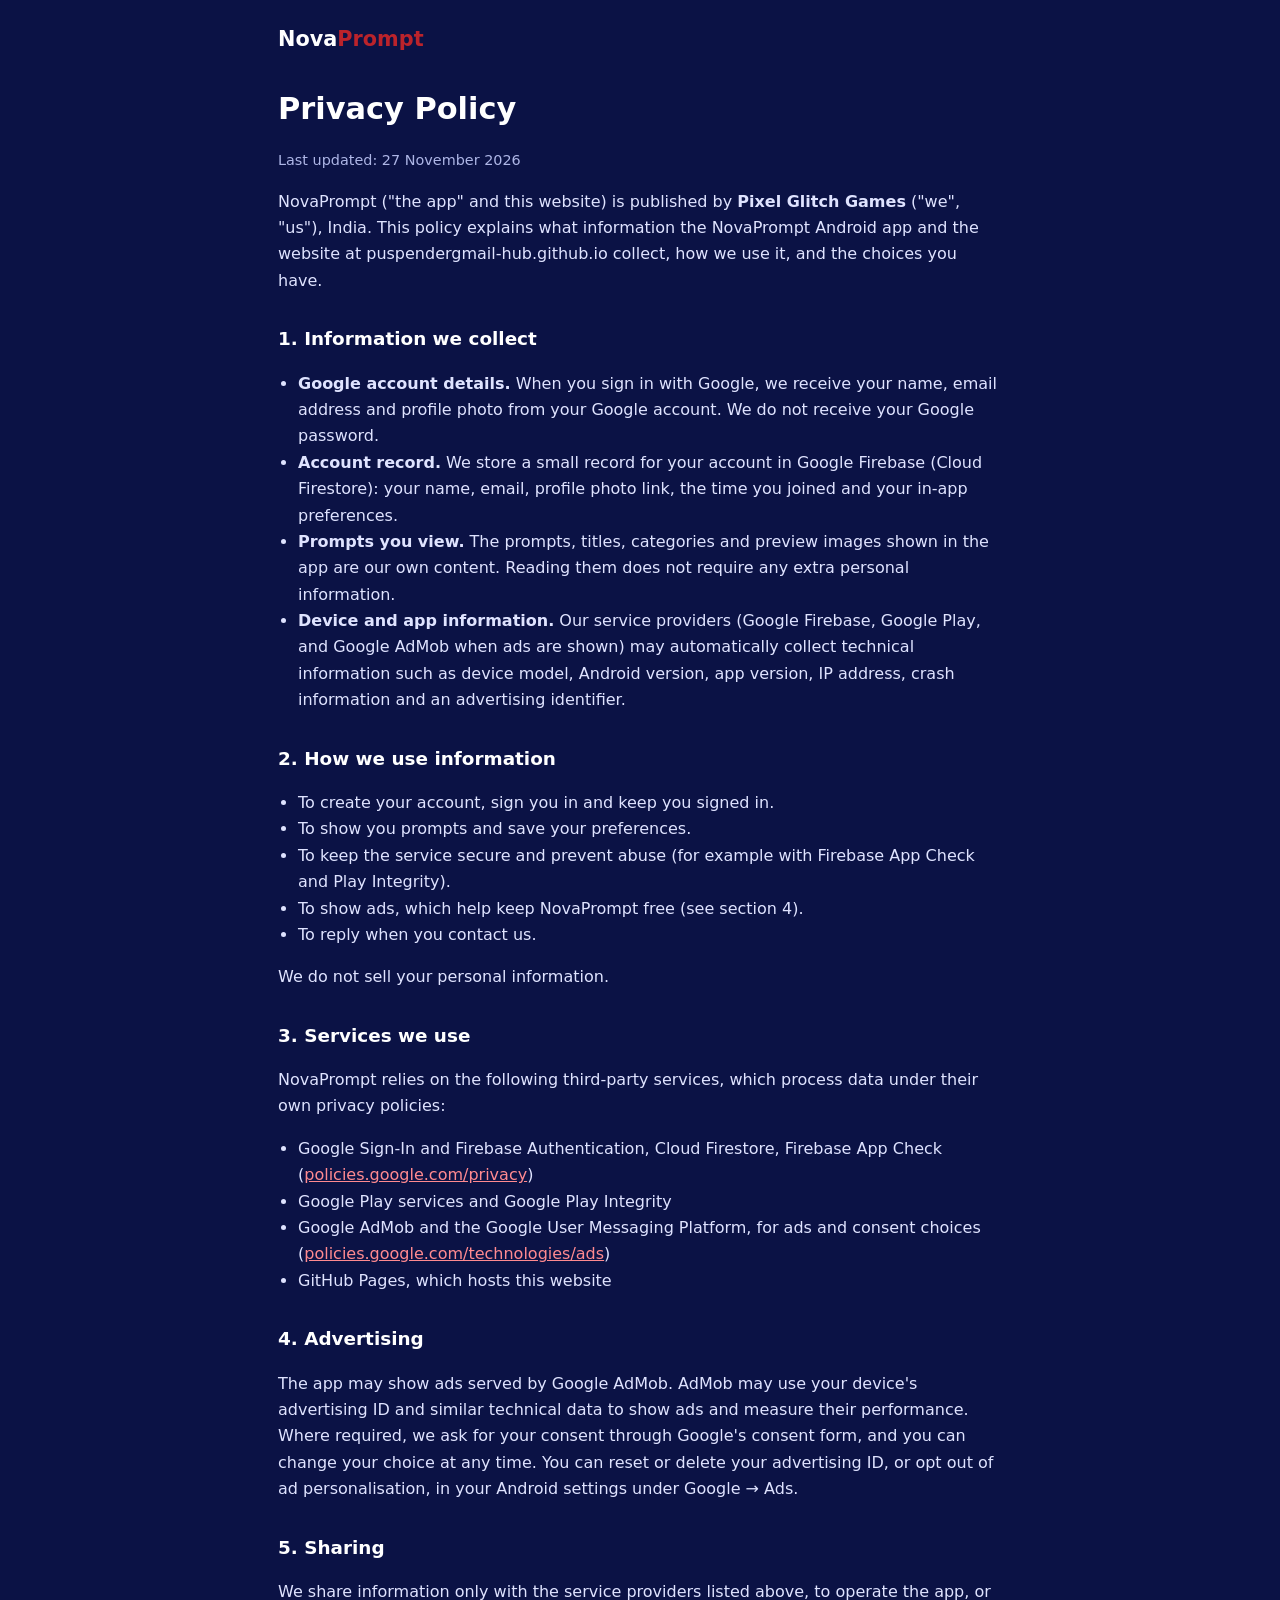
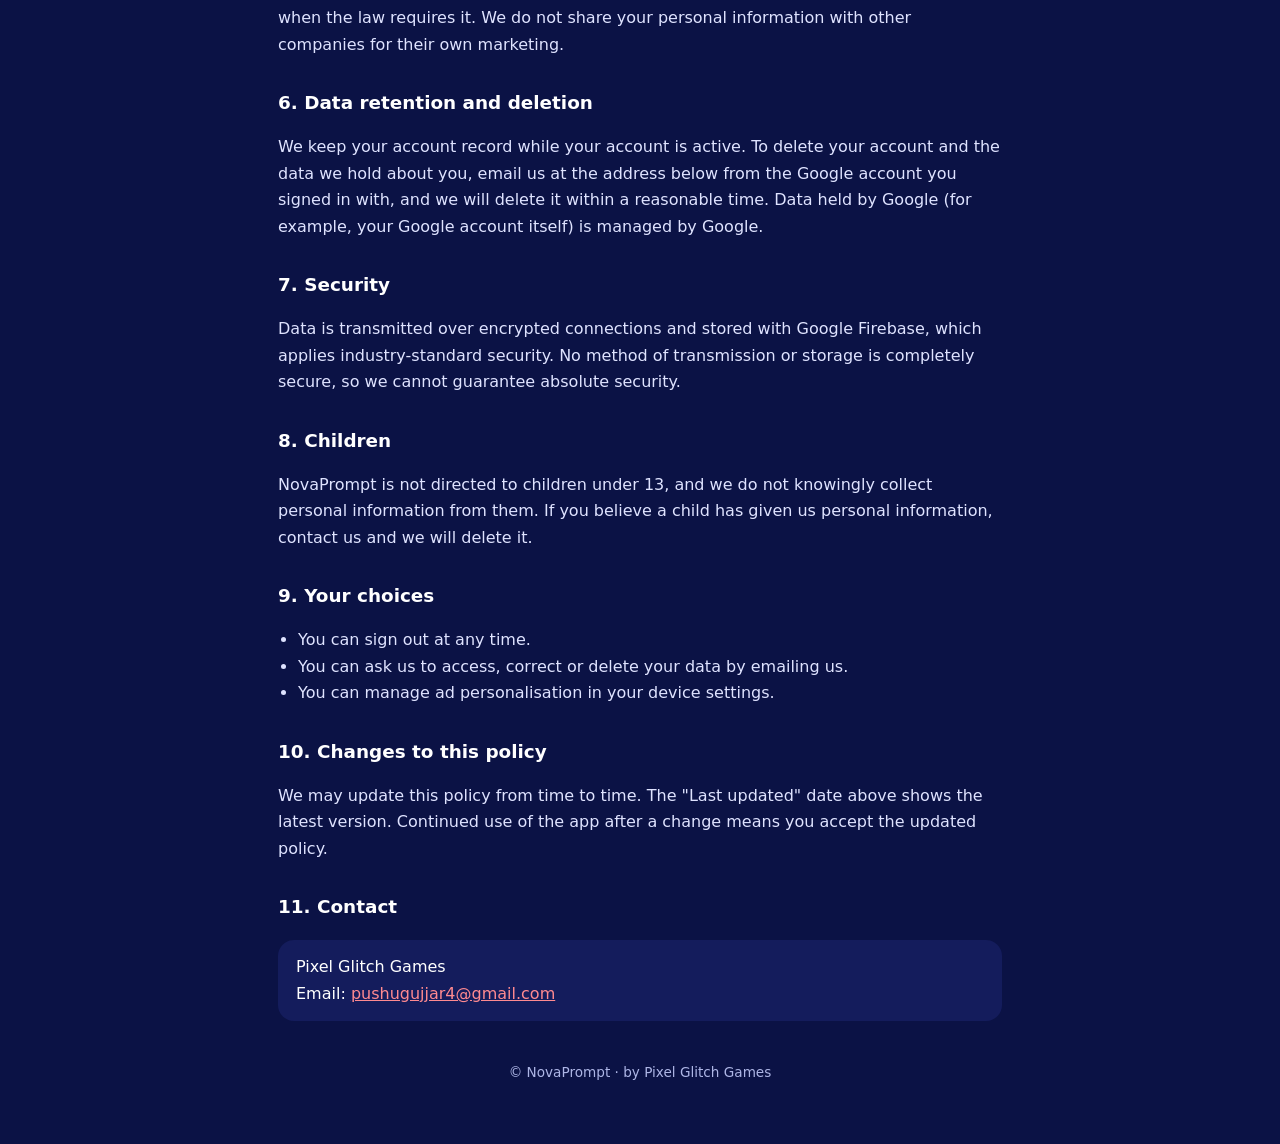
<file: privacy.html>
<!doctype html>
<html lang="en">
<head>
<meta charset="utf-8">
<meta name="viewport" content="width=device-width,initial-scale=1">
<title>Privacy Policy · NovaPrompt</title>
<meta name="description" content="Privacy Policy for the NovaPrompt Android app and website by Pixel Glitch Games.">
<link rel="icon" href="icon.png">
<style>
:root{--bg:#0b1245;--card:#141c5c;--ink:#fff;--mute:#aeb6e6;--red:#bb232b}
*{box-sizing:border-box}
body{margin:0;background:var(--bg);color:var(--ink);font:16px/1.65 Inter,system-ui,-apple-system,Segoe UI,Roboto,sans-serif}
.wrap{max-width:760px;margin:0 auto;padding:22px 18px 60px}
header a{color:var(--ink);text-decoration:none;font-weight:800;font-size:1.3rem}
header a span{color:var(--red)}
h1{font-size:1.9rem;margin:28px 0 4px}
h2{font-size:1.15rem;margin:30px 0 6px}
p,li{color:#dfe3ff}
ul{padding-left:20px}
.meta{color:var(--mute);font-size:.9rem}
a{color:#ff8a90}
.box{background:var(--card);border-radius:16px;padding:14px 18px;margin-top:18px}
footer{margin-top:40px;color:var(--mute);font-size:.85rem;text-align:center}
</style>
</head>
<body>
<div class="wrap">
<header><a href="/">Nova<span>Prompt</span></a></header>
<h1>Privacy Policy</h1>
<p class="meta">Last updated: 27 November 2026</p>

<p>NovaPrompt ("the app" and this website) is published by <strong>Pixel Glitch Games</strong> ("we", "us"), India. This policy explains what information the NovaPrompt Android app and the website at puspendergmail-hub.github.io collect, how we use it, and the choices you have.</p>

<h2>1. Information we collect</h2>
<ul>
<li><strong>Google account details.</strong> When you sign in with Google, we receive your name, email address and profile photo from your Google account. We do not receive your Google password.</li>
<li><strong>Account record.</strong> We store a small record for your account in Google Firebase (Cloud Firestore): your name, email, profile photo link, the time you joined and your in-app preferences.</li>
<li><strong>Prompts you view.</strong> The prompts, titles, categories and preview images shown in the app are our own content. Reading them does not require any extra personal information.</li>
<li><strong>Device and app information.</strong> Our service providers (Google Firebase, Google Play, and Google AdMob when ads are shown) may automatically collect technical information such as device model, Android version, app version, IP address, crash information and an advertising identifier.</li>
</ul>

<h2>2. How we use information</h2>
<ul>
<li>To create your account, sign you in and keep you signed in.</li>
<li>To show you prompts and save your preferences.</li>
<li>To keep the service secure and prevent abuse (for example with Firebase App Check and Play Integrity).</li>
<li>To show ads, which help keep NovaPrompt free (see section 4).</li>
<li>To reply when you contact us.</li>
</ul>
<p>We do not sell your personal information.</p>

<h2>3. Services we use</h2>
<p>NovaPrompt relies on the following third-party services, which process data under their own privacy policies:</p>
<ul>
<li>Google Sign-In and Firebase Authentication, Cloud Firestore, Firebase App Check (<a href="https://policies.google.com/privacy">policies.google.com/privacy</a>)</li>
<li>Google Play services and Google Play Integrity</li>
<li>Google AdMob and the Google User Messaging Platform, for ads and consent choices (<a href="https://policies.google.com/technologies/ads">policies.google.com/technologies/ads</a>)</li>
<li>GitHub Pages, which hosts this website</li>
</ul>

<h2>4. Advertising</h2>
<p>The app may show ads served by Google AdMob. AdMob may use your device's advertising ID and similar technical data to show ads and measure their performance. Where required, we ask for your consent through Google's consent form, and you can change your choice at any time. You can reset or delete your advertising ID, or opt out of ad personalisation, in your Android settings under Google → Ads.</p>

<h2>5. Sharing</h2>
<p>We share information only with the service providers listed above, to operate the app, or when the law requires it. We do not share your personal information with other companies for their own marketing.</p>

<h2>6. Data retention and deletion</h2>
<p>We keep your account record while your account is active. To delete your account and the data we hold about you, email us at the address below from the Google account you signed in with, and we will delete it within a reasonable time. Data held by Google (for example, your Google account itself) is managed by Google.</p>

<h2>7. Security</h2>
<p>Data is transmitted over encrypted connections and stored with Google Firebase, which applies industry-standard security. No method of transmission or storage is completely secure, so we cannot guarantee absolute security.</p>

<h2>8. Children</h2>
<p>NovaPrompt is not directed to children under 13, and we do not knowingly collect personal information from them. If you believe a child has given us personal information, contact us and we will delete it.</p>

<h2>9. Your choices</h2>
<ul>
<li>You can sign out at any time.</li>
<li>You can ask us to access, correct or delete your data by emailing us.</li>
<li>You can manage ad personalisation in your device settings.</li>
</ul>

<h2>10. Changes to this policy</h2>
<p>We may update this policy from time to time. The "Last updated" date above shows the latest version. Continued use of the app after a change means you accept the updated policy.</p>

<h2>11. Contact</h2>
<div class="box">Pixel Glitch Games<br>Email: <a href="mailto:pushugujjar4@gmail.com">pushugujjar4@gmail.com</a></div>

<footer>&copy; NovaPrompt &middot; by Pixel Glitch Games</footer>
</div>
</body>
</html>
</file>
